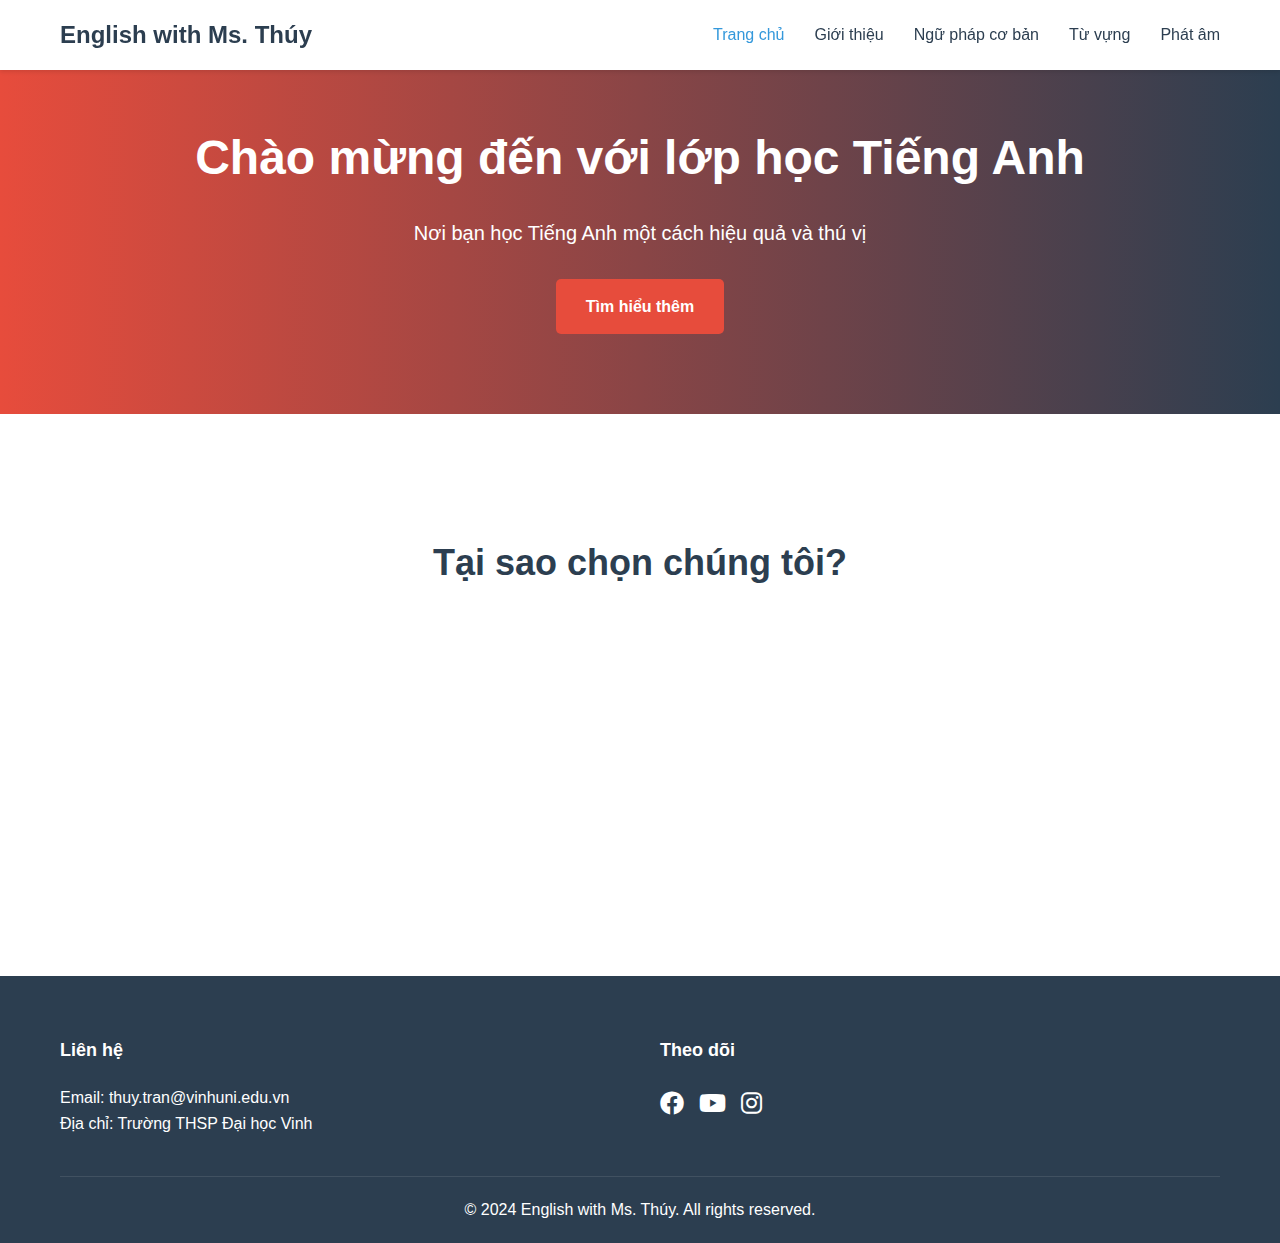
<file: index.html>
<!DOCTYPE html>
<html lang="vi">
<head>
    <meta charset="UTF-8">
    <meta name="viewport" content="width=device-width, initial-scale=1.0">
    <title>Học Tiếng Anh cùng cô Trần Minh Thúy</title>
    <link rel="stylesheet" href="css/style.css">
    <link rel="stylesheet" href="https://cdnjs.cloudflare.com/ajax/libs/font-awesome/6.0.0/css/all.min.css">
</head>
<body>
    <nav class="navbar">
        <div class="container">
            <a href="index.html" class="logo">English with Ms. Thúy</a>
            <ul class="nav-links">
                <li><a href="index.html" class="active">Trang chủ</a></li>
                <li><a href="about.html">Giới thiệu</a></li>
                <li><a href="basic-grammar.html">Ngữ pháp cơ bản</a></li>
                <li><a href="vocabulary.html">Từ vựng</a></li>
                <li><a href="pronunciation.html">Phát âm</a></li>
            </ul>
        </div>
    </nav>

    <header class="hero">
        <div class="container">
            <h1>Chào mừng đến với lớp học Tiếng Anh</h1>
            <p>Nơi bạn học Tiếng Anh một cách hiệu quả và thú vị</p>
            <a href="about.html" class="cta-button">Tìm hiểu thêm</a>
        </div>
    </header>

    <main class="container">
        <section class="features">
            <h2>Tại sao chọn chúng tôi?</h2>
            <div class="feature-grid">
                <div class="feature-card">
                    <i class="fas fa-graduation-cap"></i>
                    <h3>Giáo viên chuyên môn cao</h3>
                    <p>Được giảng dạy bởi giáo viên có kinh nghiệm từ trường THSP Đại học Vinh</p>
                </div>
                <div class="feature-card">
                    <i class="fas fa-book-open"></i>
                    <h3>Phương pháp hiệu quả</h3>
                    <p>Học theo lộ trình khoa học, từ cơ bản đến nâng cao</p>
                </div>
                <div class="feature-card">
                    <i class="fas fa-users"></i>
                    <h3>Môi trường thân thiện</h3>
                    <p>Học tập trong không khí vui vẻ, thoải mái và gần gũi</p>
                </div>
            </div>
        </section>
    </main>

    <footer>
        <div class="container">
            <div class="footer-content">
                <div class="footer-section">
                    <h4>Liên hệ</h4>
                    <p>Email: thuy.tran@vinhuni.edu.vn</p>
                    <p>Địa chỉ: Trường THSP Đại học Vinh</p>
                </div>
                <div class="footer-section">
                    <h4>Theo dõi</h4>
                    <div class="social-links">
                        <a href="https://www.facebook.com/minh.thuy.kanna"><i class="fab fa-facebook"></i></a>
                        <a href="#"><i class="fab fa-youtube"></i></a>
                        <a href="#"><i class="fab fa-instagram"></i></a>
                    </div>
                </div>
            </div>
            <div class="footer-bottom">
                <p>&copy; 2024 English with Ms. Thúy. All rights reserved.</p>
            </div>
        </div>
    </footer>
    <script>
        // Firework effect
        document.addEventListener('mousemove', function(e) {
            // Chỉ tạo pháo hoa khi di chuyển chuột đủ xa
            if (Math.random() > 0.92) { // Điều chỉnh tần suất xuất hiện pháo hoa
                createFirework(e.clientX, e.clientY);
            }
        });

        // Thêm hiệu ứng pháo hoa tự động khi load trang
        function autoFireworks() {
            const screenWidth = window.innerWidth;
            const screenHeight = window.innerHeight;
            
            if (Math.random() > 0.7) { // 30% cơ hội tạo pháo hoa mỗi lần
                const x = Math.random() * screenWidth;
                const y = Math.random() * (screenHeight / 2); // Chỉ ở nửa trên màn hình
                createFirework(x, y);
            }
            
            setTimeout(autoFireworks, 2000); // Lặp lại mỗi 2 giây
        }

        function createFirework(x, y) {
            const firework = document.createElement('div');
            firework.className = 'firework';
            document.body.appendChild(firework);
            firework.style.left = x + 'px';
            firework.style.top = y + 'px';

            const colors = ['red', 'gold', 'blue', 'green', 'purple'];
            const particles = 12; // Số lượng hạt trong mỗi pháo hoa

            for (let i = 0; i < particles; i++) {
                const particle = document.createElement('div');
                particle.className = `firework-particle ${colors[Math.floor(Math.random() * colors.length)]}`;
                
                // Tạo góc ngẫu nhiên
                const angle = (i / particles) * 360;
                const distance = 50 + Math.random() * 50; // Khoảng cách bay
                
                // Tính toán vị trí đích
                const tx = Math.cos(angle * Math.PI / 180) * distance;
                const ty = Math.sin(angle * Math.PI / 180) * distance;
                
                particle.style.setProperty('--tx', `${tx}px`);
                particle.style.setProperty('--ty', `${ty}px`);
                
                particle.style.animation = 'explode 0.6s ease-out forwards';
                firework.appendChild(particle);
            }

            // Xóa pháo hoa sau khi hoàn thành
            setTimeout(() => {
                firework.remove();
            }, 1000);
        }

        // Bắt đầu hiệu ứng pháo hoa tự động
        autoFireworks();
    </script>
</body>
</html>
</file>
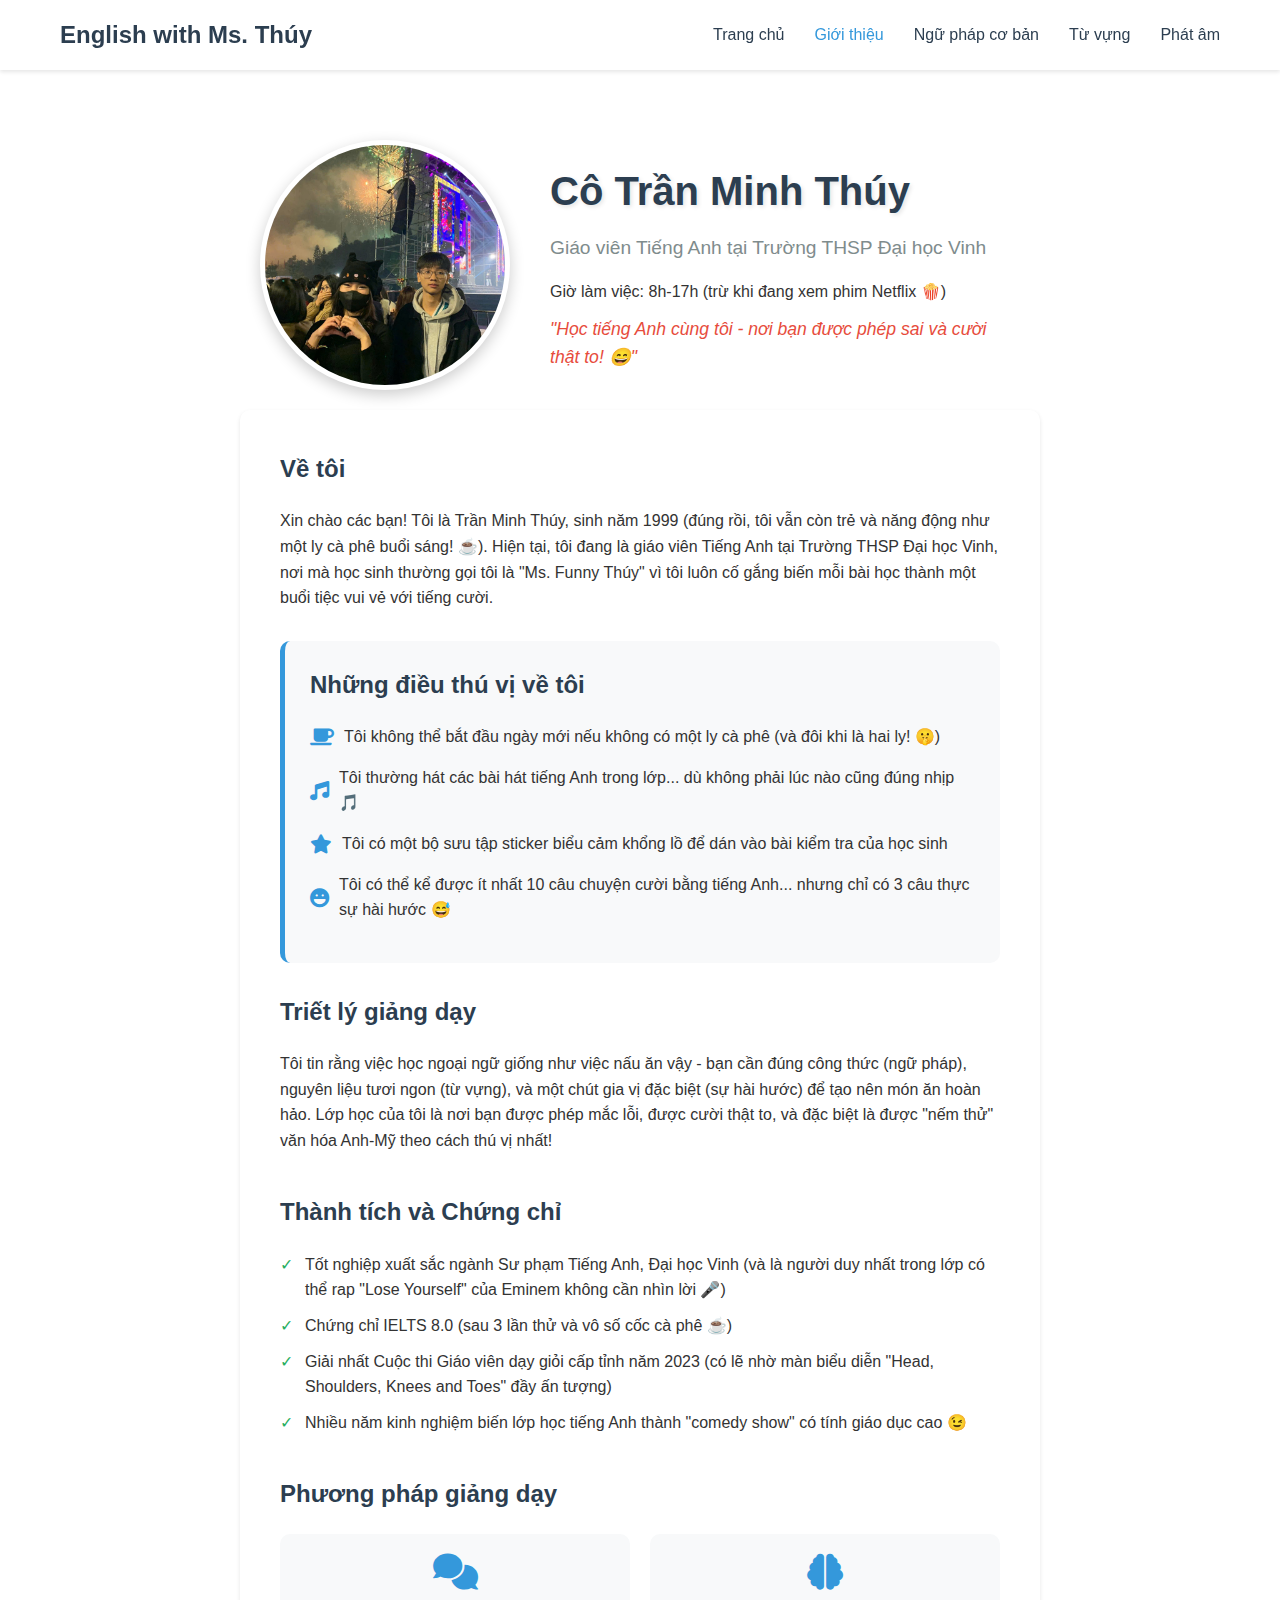
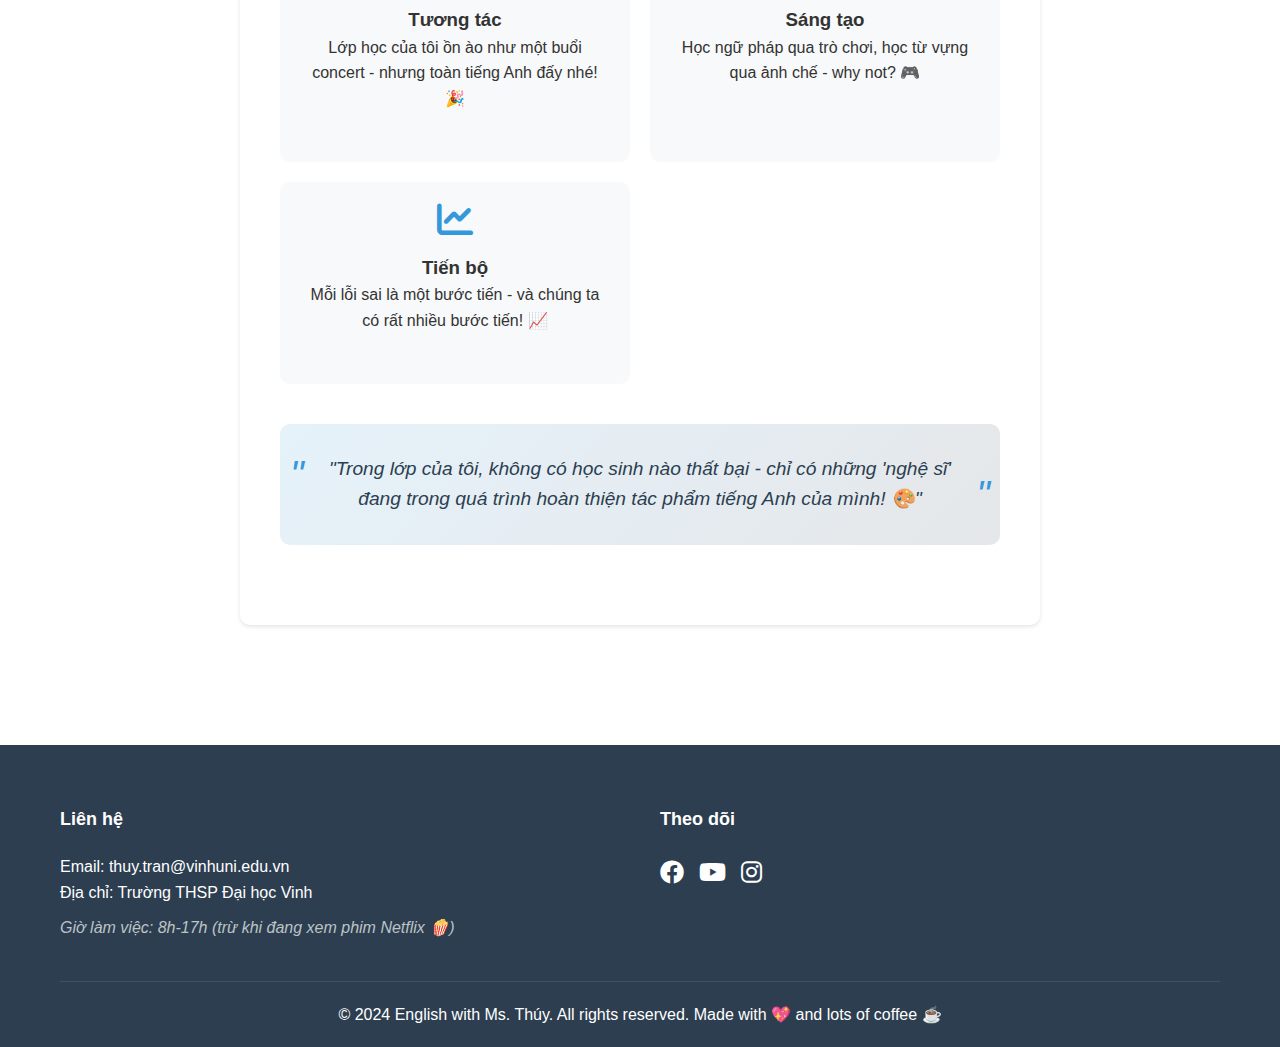
<file: about.html>
<!DOCTYPE html>
<html lang="vi">
<head>
    <meta charset="UTF-8">
    <meta name="viewport" content="width=device-width, initial-scale=1.0">
    <title>Giới thiệu - Cô Trần Minh Thúy</title>
    <link rel="stylesheet" href="css/style.css">
    <link rel="stylesheet" href="https://cdnjs.cloudflare.com/ajax/libs/font-awesome/6.0.0/css/all.min.css">
</head>
<body>
    <nav class="navbar">
        <div class="container">
            <a href="index.html" class="logo">English with Ms. Thúy</a>
            <ul class="nav-links">
                <li><a href="index.html">Trang chủ</a></li>
                <li><a href="about.html" class="active">Giới thiệu</a></li>
                <li><a href="basic-grammar.html">Ngữ pháp cơ bản</a></li>
                <li><a href="vocabulary.html">Từ vựng</a></li>
                <li><a href="pronunciation.html">Phát âm</a></li>
            </ul>
        </div>
    </nav>

    <main class="container about-page">
        <section class="teacher-profile">
            <div class="profile-header">
                <div class="profile-layout">
                    <div class="profile-image">
                        <img src="images/avatar.jpg" alt="Cô Trần Minh Thúy">
                    </div>
                    <div class="profile-info">
                        <h1>Cô Trần Minh Thúy</h1>
                        <p class="subtitle">Giáo viên Tiếng Anh tại Trường THSP Đại học Vinh</p>
                        <p class="fun-quote"></p>Giờ làm việc: 8h-17h (trừ khi đang xem phim Netflix 🍿)</p>
                        <p class="fun-quote">"Học tiếng Anh cùng tôi - nơi bạn được phép sai và cười thật to! 😄"</p>
                    </div>
                </div>
            </div>

            <div class="profile-content">
                <h2>Về tôi</h2>
                <p>Xin chào các bạn! Tôi là Trần Minh Thúy, sinh năm 1999 (đúng rồi, tôi vẫn còn trẻ và năng động như một ly cà phê buổi sáng! ☕). Hiện tại, tôi đang là giáo viên Tiếng Anh tại Trường THSP Đại học Vinh, nơi mà học sinh thường gọi tôi là "Ms. Funny Thúy" vì tôi luôn cố gắng biến mỗi bài học thành một buổi tiệc vui vẻ với tiếng cười.</p>

                <div class="fun-facts">
                    <h2>Những điều thú vị về tôi</h2>
                    <ul>
                        <li><i class="fas fa-coffee"></i> Tôi không thể bắt đầu ngày mới nếu không có một ly cà phê (và đôi khi là hai ly! 🤫)</li>
                        <li><i class="fas fa-music"></i> Tôi thường hát các bài hát tiếng Anh trong lớp... dù không phải lúc nào cũng đúng nhịp 🎵</li>
                        <li><i class="fas fa-star"></i> Tôi có một bộ sưu tập sticker biểu cảm khổng lồ để dán vào bài kiểm tra của học sinh</li>
                        <li><i class="fas fa-laugh"></i> Tôi có thể kể được ít nhất 10 câu chuyện cười bằng tiếng Anh... nhưng chỉ có 3 câu thực sự hài hước 😅</li>
                    </ul>
                </div>

                <h2>Triết lý giảng dạy</h2>
                <p>Tôi tin rằng việc học ngoại ngữ giống như việc nấu ăn vậy - bạn cần đúng công thức (ngữ pháp), nguyên liệu tươi ngon (từ vựng), và một chút gia vị đặc biệt (sự hài hước) để tạo nên món ăn hoàn hảo. Lớp học của tôi là nơi bạn được phép mắc lỗi, được cười thật to, và đặc biệt là được "nếm thử" văn hóa Anh-Mỹ theo cách thú vị nhất!</p>

                <div class="achievements">
                    <h2>Thành tích và Chứng chỉ</h2>
                    <ul>
                        <li>Tốt nghiệp xuất sắc ngành Sư phạm Tiếng Anh, Đại học Vinh (và là người duy nhất trong lớp có thể rap "Lose Yourself" của Eminem không cần nhìn lời 🎤)</li>
                        <li>Chứng chỉ IELTS 8.0 (sau 3 lần thử và vô số cốc cà phê ☕)</li>
                        <li>Giải nhất Cuộc thi Giáo viên dạy giỏi cấp tỉnh năm 2023 (có lẽ nhờ màn biểu diễn "Head, Shoulders, Knees and Toes" đầy ấn tượng)</li>
                        <li>Nhiều năm kinh nghiệm biến lớp học tiếng Anh thành "comedy show" có tính giáo dục cao 😉</li>
                    </ul>
                </div>

                <div class="teaching-approach">
                    <h2>Phương pháp giảng dạy</h2>
                    <div class="approach-grid">
                        <div class="approach-card">
                            <i class="fas fa-comments"></i>
                            <h3>Tương tác</h3>
                            <p>Lớp học của tôi ồn ào như một buổi concert - nhưng toàn tiếng Anh đấy nhé! 🎉</p>
                        </div>
                        <div class="approach-card">
                            <i class="fas fa-brain"></i>
                            <h3>Sáng tạo</h3>
                            <p>Học ngữ pháp qua trò chơi, học từ vựng qua ảnh chế - why not? 🎮</p>
                        </div>
                        <div class="approach-card">
                            <i class="fas fa-chart-line"></i>
                            <h3>Tiến bộ</h3>
                            <p>Mỗi lỗi sai là một bước tiến - và chúng ta có rất nhiều bước tiến! 📈</p>
                        </div>
                    </div>
                </div>

                <div class="quote-section">
                    <blockquote>
                        "Trong lớp của tôi, không có học sinh nào thất bại - chỉ có những 'nghệ sĩ' đang trong quá trình hoàn thiện tác phẩm tiếng Anh của mình! 🎨"
                    </blockquote>
                </div>
            </div>
        </section>
    </main>

    <footer>
        <div class="container">
            <div class="footer-content">
                <div class="footer-section">
                    <h4>Liên hệ</h4>
                    <p>Email: thuy.tran@vinhuni.edu.vn</p>
                    <p>Địa chỉ: Trường THSP Đại học Vinh</p>
                    <p class="fun-contact">Giờ làm việc: 8h-17h (trừ khi đang xem phim Netflix 🍿)</p>
                </div>
                <div class="footer-section">
                    <h4>Theo dõi</h4>
                    <div class="social-links">
                        <a href="#"><i class="fab fa-facebook"></i></a>
                        <a href="#"><i class="fab fa-youtube"></i></a>
                        <a href="#"><i class="fab fa-instagram"></i></a>
                    </div>
                </div>
            </div>
            <div class="footer-bottom">
                <p>&copy; 2024 English with Ms. Thúy. All rights reserved. Made with 💖 and lots of coffee ☕</p>
            </div>
        </div>
    </footer>
    <script>
        // Sparkle effect code
        document.querySelector('.profile-image').addEventListener('mousemove', function(e) {
            const sparkle = document.createElement('div');
            sparkle.className = 'sparkle';
            
            const rect = this.getBoundingClientRect();
            const x = e.clientX - rect.left;
            const y = e.clientY - rect.top;
            
            sparkle.style.left = x + 'px';
            sparkle.style.top = y + 'px';
            
            this.appendChild(sparkle);
            
            setTimeout(() => {
                sparkle.remove();
            }, 800);
        });

        // Firework effect
        document.addEventListener('mousemove', function(e) {
            // Chỉ tạo pháo hoa khi di chuyển chuột đủ xa
            if (Math.random() > 0.92) { // Điều chỉnh tần suất xuất hiện pháo hoa
                createFirework(e.clientX, e.clientY);
            }
        });

        function createFirework(x, y) {
            const firework = document.createElement('div');
            firework.className = 'firework';
            document.body.appendChild(firework);
            firework.style.left = x + 'px';
            firework.style.top = y + 'px';

            const colors = ['red', 'gold', 'blue', 'green', 'purple'];
            const particles = 12; // Số lượng hạt trong mỗi pháo hoa

            for (let i = 0; i < particles; i++) {
                const particle = document.createElement('div');
                particle.className = `firework-particle ${colors[Math.floor(Math.random() * colors.length)]}`;
                
                // Tạo góc ngẫu nhiên
                const angle = (i / particles) * 360;
                const distance = 50 + Math.random() * 50; // Khoảng cách bay
                
                // Tính toán vị trí đích
                const tx = Math.cos(angle * Math.PI / 180) * distance;
                const ty = Math.sin(angle * Math.PI / 180) * distance;
                
                particle.style.setProperty('--tx', `${tx}px`);
                particle.style.setProperty('--ty', `${ty}px`);
                
                particle.style.animation = 'explode 0.6s ease-out forwards';
                firework.appendChild(particle);
            }

            // Xóa pháo hoa sau khi hoàn thành
            setTimeout(() => {
                firework.remove();
            }, 1000);
        }
    </script>
</body>
</html>
</file>
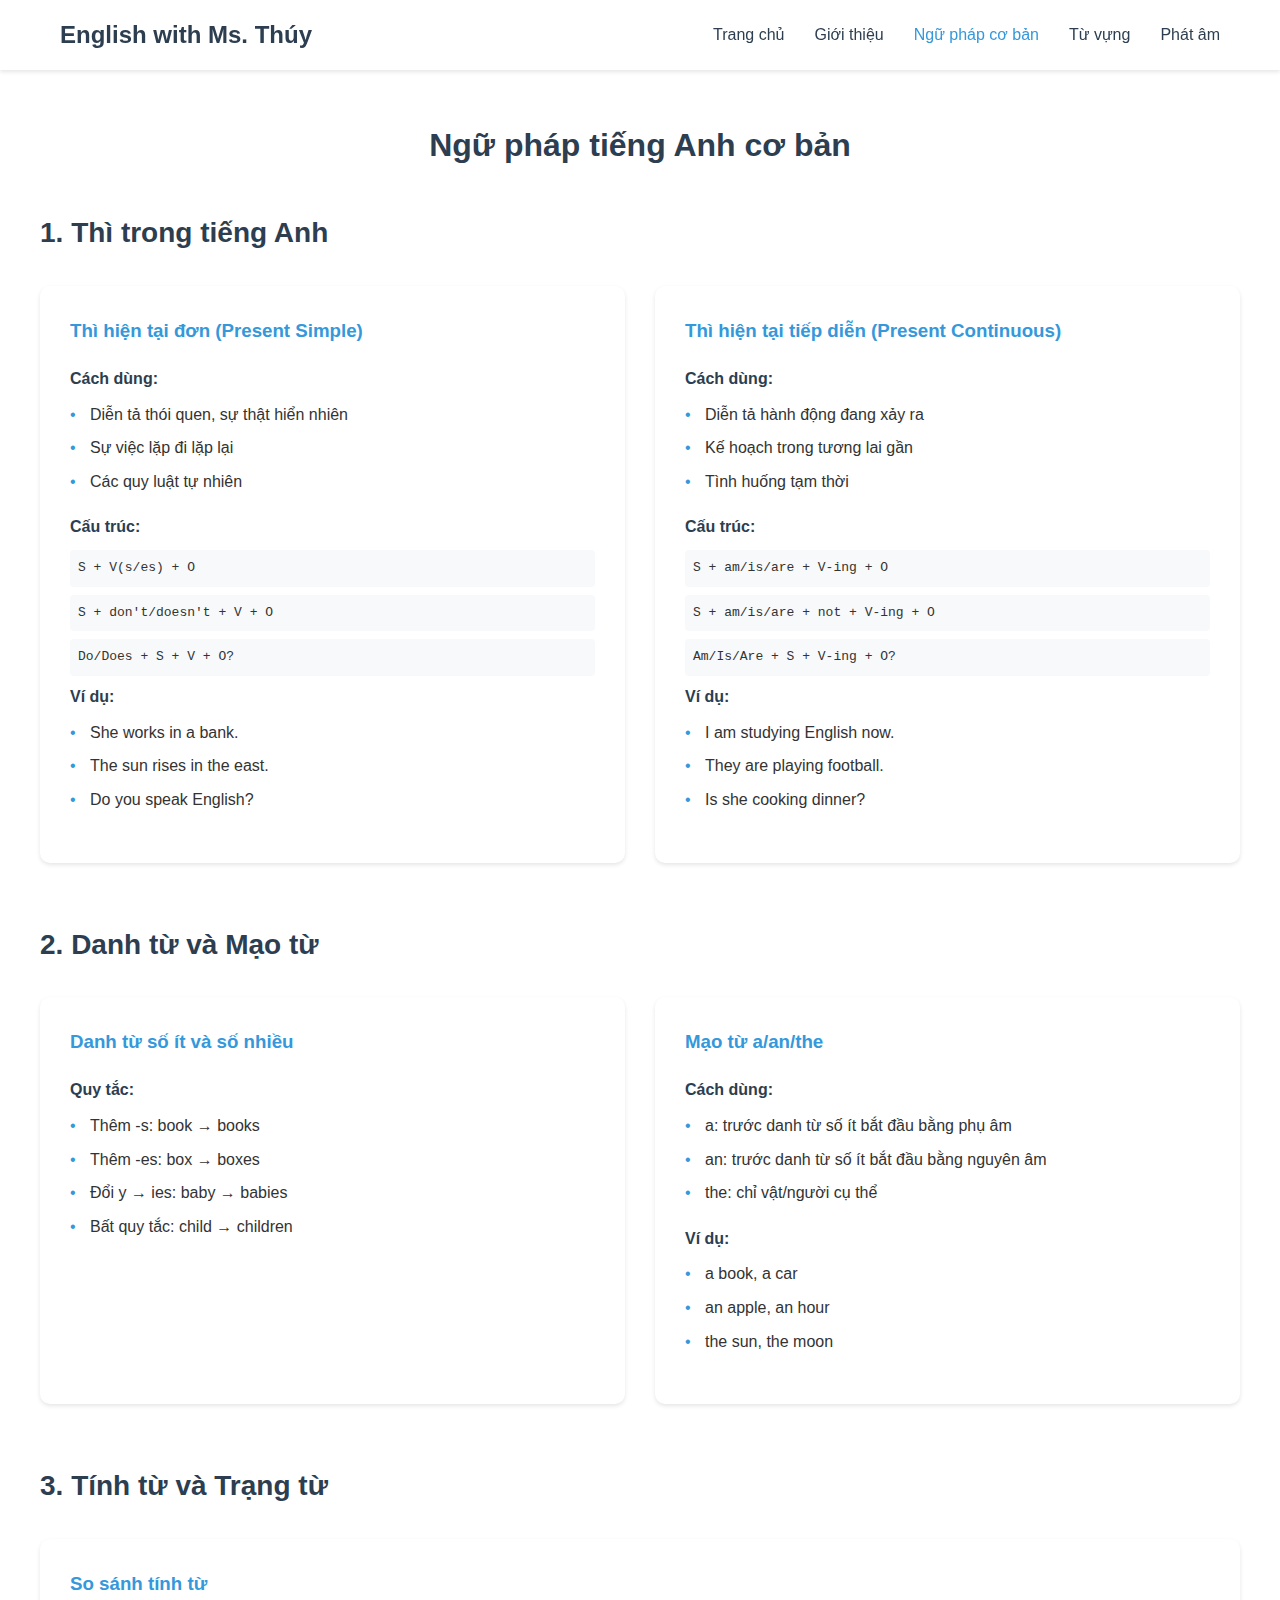
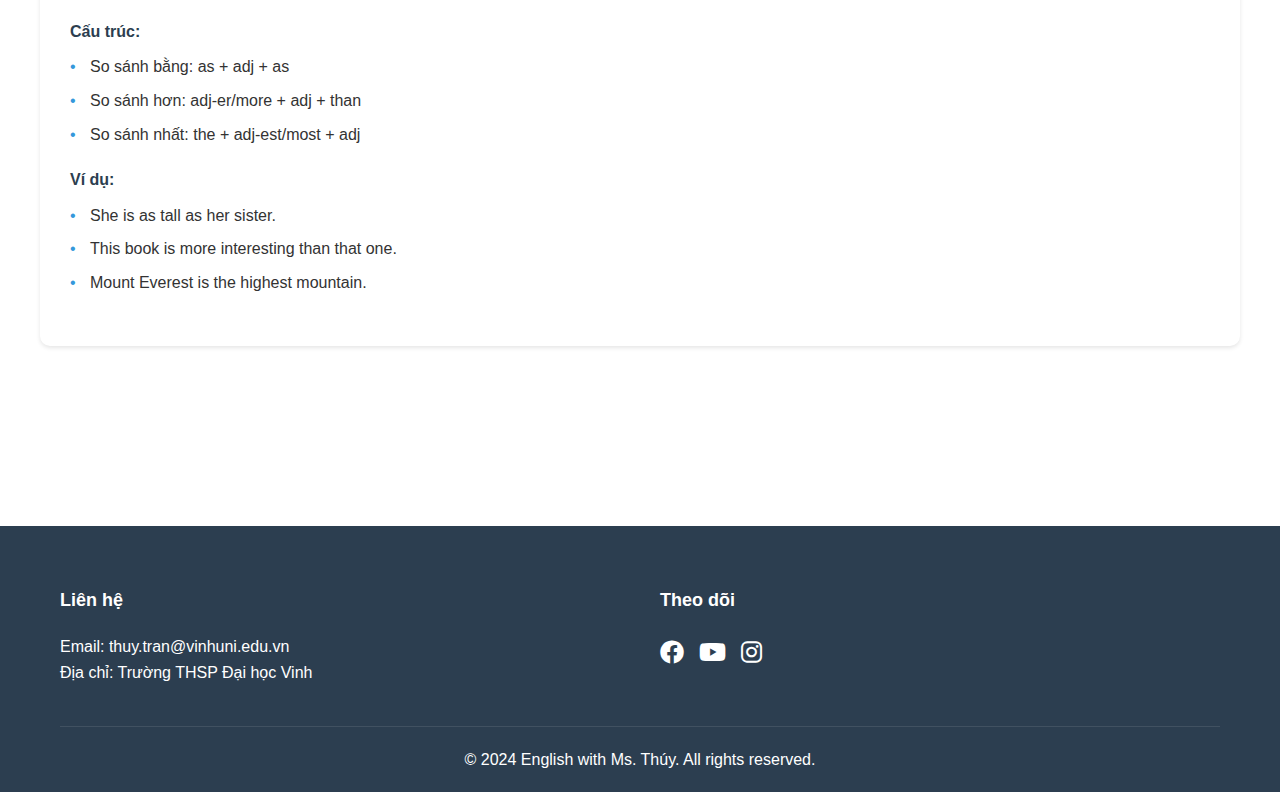
<file: basic-grammar.html>
<!DOCTYPE html>
<html lang="vi">
<head>
    <meta charset="UTF-8">
    <meta name="viewport" content="width=device-width, initial-scale=1.0">
    <title>Ngữ pháp cơ bản - English with Ms. Thúy</title>
    <link rel="stylesheet" href="css/style.css">
    <link rel="stylesheet" href="https://cdnjs.cloudflare.com/ajax/libs/font-awesome/6.0.0/css/all.min.css">
</head>
<body>
    <nav class="navbar">
        <div class="container">
            <a href="index.html" class="logo">English with Ms. Thúy</a>
            <ul class="nav-links">
                <li><a href="index.html">Trang chủ</a></li>
                <li><a href="about.html">Giới thiệu</a></li>
                <li><a href="basic-grammar.html" class="active">Ngữ pháp cơ bản</a></li>
                <li><a href="vocabulary.html">Từ vựng</a></li>
                <li><a href="pronunciation.html">Phát âm</a></li>
            </ul>
        </div>
    </nav>

    <main class="container grammar-page">
        <h1>Ngữ pháp tiếng Anh cơ bản</h1>
        
        <section class="grammar-section">
            <h2>1. Thì trong tiếng Anh</h2>
            <div class="grammar-content">
                <div class="grammar-card">
                    <h3>Thì hiện tại đơn (Present Simple)</h3>
                    <div class="usage">
                        <h4>Cách dùng:</h4>
                        <ul>
                            <li>Diễn tả thói quen, sự thật hiển nhiên</li>
                            <li>Sự việc lặp đi lặp lại</li>
                            <li>Các quy luật tự nhiên</li>
                        </ul>
                    </div>
                    <div class="structure">
                        <h4>Cấu trúc:</h4>
                        <p>S + V(s/es) + O</p>
                        <p>S + don't/doesn't + V + O</p>
                        <p>Do/Does + S + V + O?</p>
                    </div>
                    <div class="examples">
                        <h4>Ví dụ:</h4>
                        <ul>
                            <li>She works in a bank.</li>
                            <li>The sun rises in the east.</li>
                            <li>Do you speak English?</li>
                        </ul>
                    </div>
                </div>

                <div class="grammar-card">
                    <h3>Thì hiện tại tiếp diễn (Present Continuous)</h3>
                    <div class="usage">
                        <h4>Cách dùng:</h4>
                        <ul>
                            <li>Diễn tả hành động đang xảy ra</li>
                            <li>Kế hoạch trong tương lai gần</li>
                            <li>Tình huống tạm thời</li>
                        </ul>
                    </div>
                    <div class="structure">
                        <h4>Cấu trúc:</h4>
                        <p>S + am/is/are + V-ing + O</p>
                        <p>S + am/is/are + not + V-ing + O</p>
                        <p>Am/Is/Are + S + V-ing + O?</p>
                    </div>
                    <div class="examples">
                        <h4>Ví dụ:</h4>
                        <ul>
                            <li>I am studying English now.</li>
                            <li>They are playing football.</li>
                            <li>Is she cooking dinner?</li>
                        </ul>
                    </div>
                </div>
            </div>
        </section>

        <section class="grammar-section">
            <h2>2. Danh từ và Mạo từ</h2>
            <div class="grammar-content">
                <div class="grammar-card">
                    <h3>Danh từ số ít và số nhiều</h3>
                    <div class="rules">
                        <h4>Quy tắc:</h4>
                        <ul>
                            <li>Thêm -s: book → books</li>
                            <li>Thêm -es: box → boxes</li>
                            <li>Đổi y → ies: baby → babies</li>
                            <li>Bất quy tắc: child → children</li>
                        </ul>
                    </div>
                </div>

                <div class="grammar-card">
                    <h3>Mạo từ a/an/the</h3>
                    <div class="usage">
                        <h4>Cách dùng:</h4>
                        <ul>
                            <li>a: trước danh từ số ít bắt đầu bằng phụ âm</li>
                            <li>an: trước danh từ số ít bắt đầu bằng nguyên âm</li>
                            <li>the: chỉ vật/người cụ thể</li>
                        </ul>
                    </div>
                    <div class="examples">
                        <h4>Ví dụ:</h4>
                        <ul>
                            <li>a book, a car</li>
                            <li>an apple, an hour</li>
                            <li>the sun, the moon</li>
                        </ul>
                    </div>
                </div>
            </div>
        </section>

        <section class="grammar-section">
            <h2>3. Tính từ và Trạng từ</h2>
            <div class="grammar-content">
                <div class="grammar-card">
                    <h3>So sánh tính từ</h3>
                    <div class="structure">
                        <h4>Cấu trúc:</h4>
                        <ul>
                            <li>So sánh bằng: as + adj + as</li>
                            <li>So sánh hơn: adj-er/more + adj + than</li>
                            <li>So sánh nhất: the + adj-est/most + adj</li>
                        </ul>
                    </div>
                    <div class="examples">
                        <h4>Ví dụ:</h4>
                        <ul>
                            <li>She is as tall as her sister.</li>
                            <li>This book is more interesting than that one.</li>
                            <li>Mount Everest is the highest mountain.</li>
                        </ul>
                    </div>
                </div>
            </div>
        </section>
    </main>

    <footer>
        <div class="container">
            <div class="footer-content">
                <div class="footer-section">
                    <h4>Liên hệ</h4>
                    <p>Email: thuy.tran@vinhuni.edu.vn</p>
                    <p>Địa chỉ: Trường THSP Đại học Vinh</p>
                </div>
                <div class="footer-section">
                    <h4>Theo dõi</h4>
                    <div class="social-links">
                        <a href="#"><i class="fab fa-facebook"></i></a>
                        <a href="#"><i class="fab fa-youtube"></i></a>
                        <a href="#"><i class="fab fa-instagram"></i></a>
                    </div>
                </div>
            </div>
            <div class="footer-bottom">
                <p>&copy; 2024 English with Ms. Thúy. All rights reserved.</p>
            </div>
        </div>
    </footer>
</body>
</html>
</file>
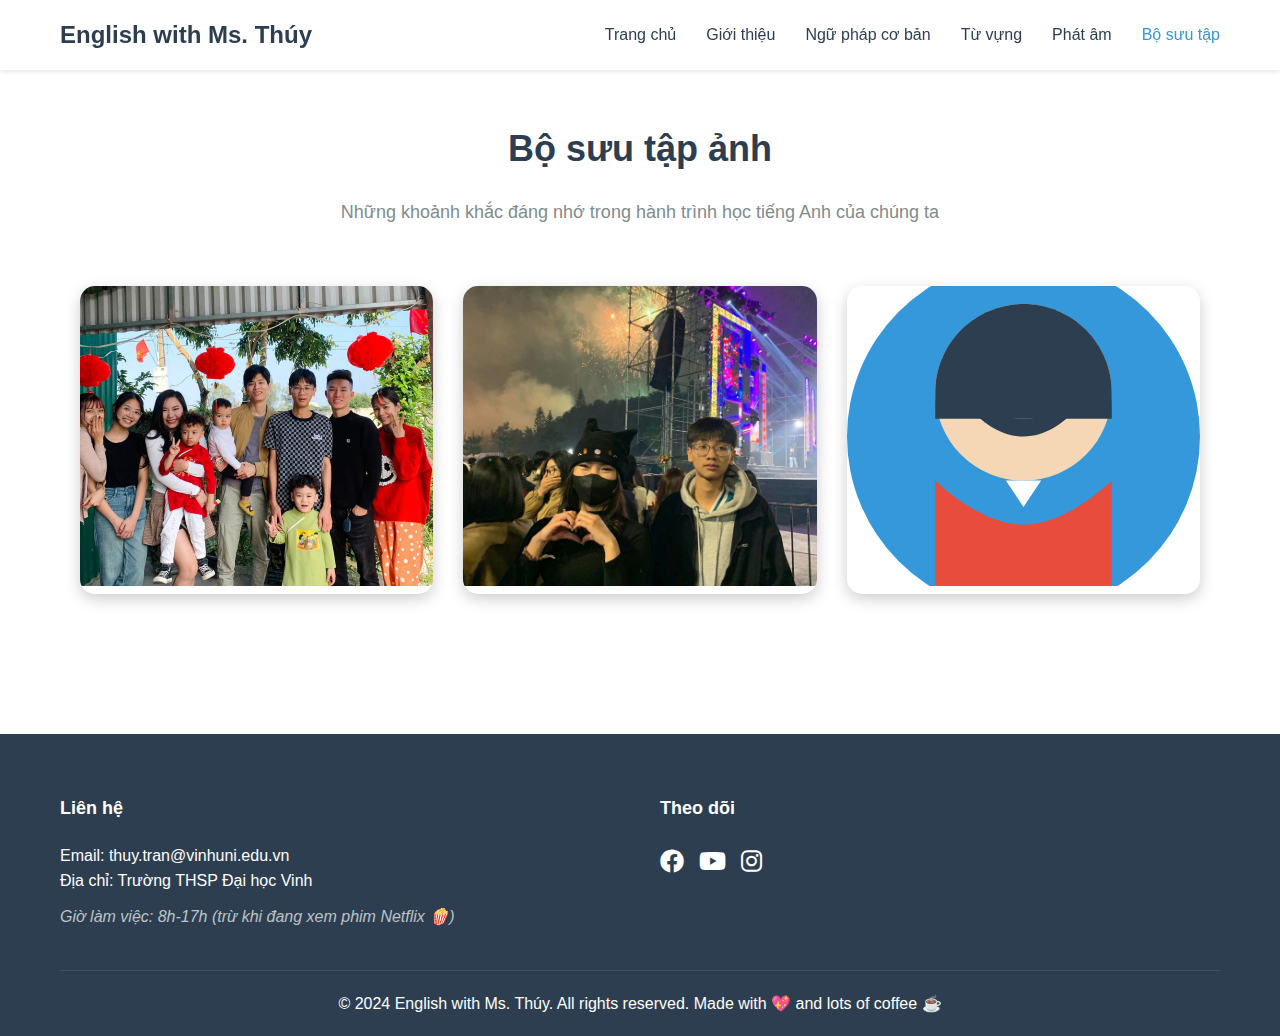
<file: gallery.html>
<!DOCTYPE html>
<html lang="vi">
<head>
    <meta charset="UTF-8">
    <meta name="viewport" content="width=device-width, initial-scale=1.0">
    <title>Bộ sưu tập ảnh - English with Ms. Thúy</title>
    <link rel="stylesheet" href="css/style.css">
    <link rel="stylesheet" href="https://cdnjs.cloudflare.com/ajax/libs/font-awesome/6.0.0/css/all.min.css">
</head>
<body>
    <nav class="navbar">
        <div class="container">
            <a href="index.html" class="logo">English with Ms. Thúy</a>
            <ul class="nav-links">
                <li><a href="index.html">Trang chủ</a></li>
                <li><a href="about.html">Giới thiệu</a></li>
                <li><a href="basic-grammar.html">Ngữ pháp cơ bản</a></li>
                <li><a href="vocabulary.html">Từ vựng</a></li>
                <li><a href="pronunciation.html">Phát âm</a></li>
                <li><a href="gallery.html" class="active">Bộ sưu tập</a></li>
            </ul>
        </div>
    </nav>

    <main class="gallery-page">
        <div class="container">
            <h1>Bộ sưu tập ảnh</h1>
            <p class="gallery-intro">Những khoảnh khắc đáng nhớ trong hành trình học tiếng Anh của chúng ta</p>
            
            <div class="gallery-grid">
                <div class="gallery-item">
                    <img src="images/nen.jpg" alt="Khoảnh khắc học tập">
                    <div class="gallery-caption">
                        <h3>Lớp học vui vẻ</h3>
                        <p>Những giờ học tiếng Anh luôn tràn ngập tiếng cười</p>
                    </div>
                </div>
                <!-- Placeholder for future images -->
                <div class="gallery-item">
                    <img src="images/avatar.jpg" alt="Ms. Thúy">
                    <div class="gallery-caption">
                        <h3>Ms. Thúy</h3>
                        <p>Luôn mỉm cười và năng động trong mỗi bài giảng</p>
                    </div>
                </div>
                <div class="gallery-item">
                    <img src="images/teacher.svg" alt="Teaching moments">
                    <div class="gallery-caption">
                        <h3>Phương pháp giảng dạy</h3>
                        <p>Học thông qua các hoạt động tương tác</p>
                    </div>
                </div>
            </div>
        </div>
    </main>

    <footer>
        <div class="container">
            <div class="footer-content">
                <div class="footer-section">
                    <h4>Liên hệ</h4>
                    <p>Email: thuy.tran@vinhuni.edu.vn</p>
                    <p>Địa chỉ: Trường THSP Đại học Vinh</p>
                    <p class="fun-contact">Giờ làm việc: 8h-17h (trừ khi đang xem phim Netflix 🍿)</p>
                </div>
                <div class="footer-section">
                    <h4>Theo dõi</h4>
                    <div class="social-links">
                        <a href="#"><i class="fab fa-facebook"></i></a>
                        <a href="#"><i class="fab fa-youtube"></i></a>
                        <a href="#"><i class="fab fa-instagram"></i></a>
                    </div>
                </div>
            </div>
            <div class="footer-bottom">
                <p>&copy; 2024 English with Ms. Thúy. All rights reserved. Made with 💖 and lots of coffee ☕</p>
            </div>
        </div>
    </footer>
</body>
</html>
</file>
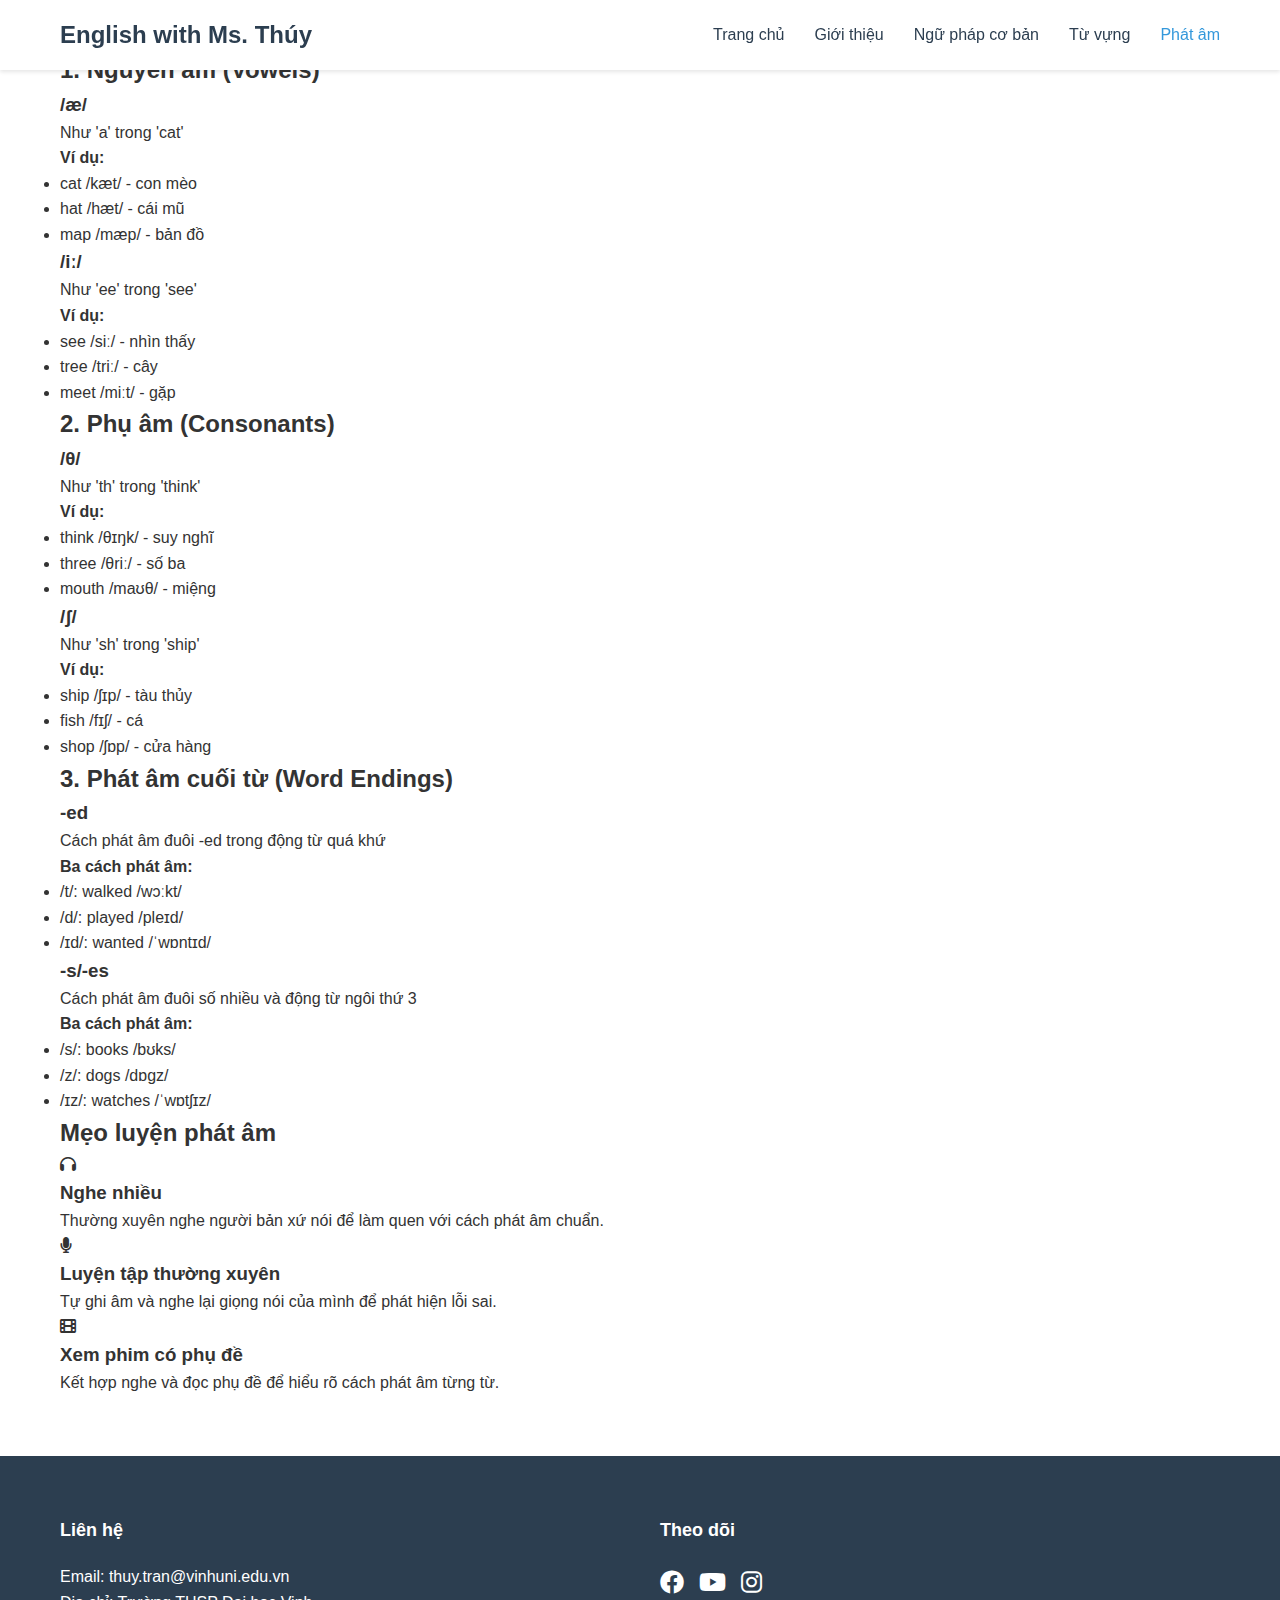
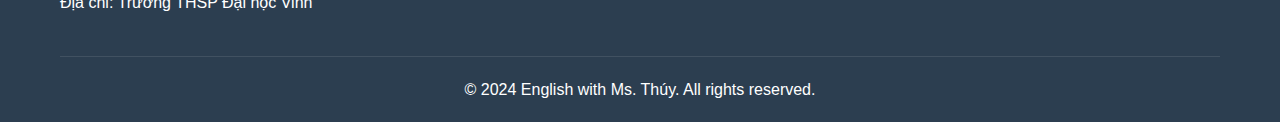
<file: pronunciation.html>
<!DOCTYPE html>
<html lang="vi">
<head>
    <meta charset="UTF-8">
    <meta name="viewport" content="width=device-width, initial-scale=1.0">
    <title>Phát âm - English with Ms. Thúy</title>
    <link rel="stylesheet" href="css/style.css">
    <link rel="stylesheet" href="https://cdnjs.cloudflare.com/ajax/libs/font-awesome/6.0.0/css/all.min.css">
</head>
<body>
    <nav class="navbar">
        <div class="container">
            <a href="index.html" class="logo">English with Ms. Thúy</a>
            <ul class="nav-links">
                <li><a href="index.html">Trang chủ</a></li>
                <li><a href="about.html">Giới thiệu</a></li>
                <li><a href="basic-grammar.html">Ngữ pháp cơ bản</a></li>
                <li><a href="vocabulary.html">Từ vựng</a></li>
                <li><a href="pronunciation.html" class="active">Phát âm</a></li>
            </ul>
        </div>
    </nav>

    <main class="container pronunciation-page">
        <h1>Phát âm tiếng Anh cơ bản</h1>

        <section class="pronunciation-section">
            <h2>1. Nguyên âm (Vowels)</h2>
            <div class="pronunciation-grid">
                <div class="pronunciation-card">
                    <div class="sound">
                        <h3>/æ/</h3>
                        <p class="description">Như 'a' trong 'cat'</p>
                    </div>
                    <div class="examples">
                        <h4>Ví dụ:</h4>
                        <ul>
                            <li>cat /kæt/ - con mèo</li>
                            <li>hat /hæt/ - cái mũ</li>
                            <li>map /mæp/ - bản đồ</li>
                        </ul>
                    </div>
                </div>

                <div class="pronunciation-card">
                    <div class="sound">
                        <h3>/iː/</h3>
                        <p class="description">Như 'ee' trong 'see'</p>
                    </div>
                    <div class="examples">
                        <h4>Ví dụ:</h4>
                        <ul>
                            <li>see /siː/ - nhìn thấy</li>
                            <li>tree /triː/ - cây</li>
                            <li>meet /miːt/ - gặp</li>
                        </ul>
                    </div>
                </div>
            </div>
        </section>

        <section class="pronunciation-section">
            <h2>2. Phụ âm (Consonants)</h2>
            <div class="pronunciation-grid">
                <div class="pronunciation-card">
                    <div class="sound">
                        <h3>/θ/</h3>
                        <p class="description">Như 'th' trong 'think'</p>
                    </div>
                    <div class="examples">
                        <h4>Ví dụ:</h4>
                        <ul>
                            <li>think /θɪŋk/ - suy nghĩ</li>
                            <li>three /θriː/ - số ba</li>
                            <li>mouth /maʊθ/ - miệng</li>
                        </ul>
                    </div>
                </div>

                <div class="pronunciation-card">
                    <div class="sound">
                        <h3>/ʃ/</h3>
                        <p class="description">Như 'sh' trong 'ship'</p>
                    </div>
                    <div class="examples">
                        <h4>Ví dụ:</h4>
                        <ul>
                            <li>ship /ʃɪp/ - tàu thủy</li>
                            <li>fish /fɪʃ/ - cá</li>
                            <li>shop /ʃɒp/ - cửa hàng</li>
                        </ul>
                    </div>
                </div>
            </div>
        </section>

        <section class="pronunciation-section">
            <h2>3. Phát âm cuối từ (Word Endings)</h2>
            <div class="pronunciation-grid">
                <div class="pronunciation-card">
                    <div class="sound">
                        <h3>-ed</h3>
                        <p class="description">Cách phát âm đuôi -ed trong động từ quá khứ</p>
                    </div>
                    <div class="examples">
                        <h4>Ba cách phát âm:</h4>
                        <ul>
                            <li>/t/: walked /wɔːkt/</li>
                            <li>/d/: played /pleɪd/</li>
                            <li>/ɪd/: wanted /ˈwɒntɪd/</li>
                        </ul>
                    </div>
                </div>

                <div class="pronunciation-card">
                    <div class="sound">
                        <h3>-s/-es</h3>
                        <p class="description">Cách phát âm đuôi số nhiều và động từ ngôi thứ 3</p>
                    </div>
                    <div class="examples">
                        <h4>Ba cách phát âm:</h4>
                        <ul>
                            <li>/s/: books /bʊks/</li>
                            <li>/z/: dogs /dɒɡz/</li>
                            <li>/ɪz/: watches /ˈwɒtʃɪz/</li>
                        </ul>
                    </div>
                </div>
            </div>
        </section>

        <section class="pronunciation-tips">
            <h2>Mẹo luyện phát âm</h2>
            <div class="tips-grid">
                <div class="tip-card">
                    <i class="fas fa-headphones"></i>
                    <h3>Nghe nhiều</h3>
                    <p>Thường xuyên nghe người bản xứ nói để làm quen với cách phát âm chuẩn.</p>
                </div>
                <div class="tip-card">
                    <i class="fas fa-microphone"></i>
                    <h3>Luyện tập thường xuyên</h3>
                    <p>Tự ghi âm và nghe lại giọng nói của mình để phát hiện lỗi sai.</p>
                </div>
                <div class="tip-card">
                    <i class="fas fa-film"></i>
                    <h3>Xem phim có phụ đề</h3>
                    <p>Kết hợp nghe và đọc phụ đề để hiểu rõ cách phát âm từng từ.</p>
                </div>
            </div>
        </section>
    </main>

    <footer>
        <div class="container">
            <div class="footer-content">
                <div class="footer-section">
                    <h4>Liên hệ</h4>
                    <p>Email: thuy.tran@vinhuni.edu.vn</p>
                    <p>Địa chỉ: Trường THSP Đại học Vinh</p>
                </div>
                <div class="footer-section">
                    <h4>Theo dõi</h4>
                    <div class="social-links">
                        <a href="#"><i class="fab fa-facebook"></i></a>
                        <a href="#"><i class="fab fa-youtube"></i></a>
                        <a href="#"><i class="fab fa-instagram"></i></a>
                    </div>
                </div>
            </div>
            <div class="footer-bottom">
                <p>&copy; 2024 English with Ms. Thúy. All rights reserved.</p>
            </div>
        </div>
    </footer>
</body>
</html>
</file>
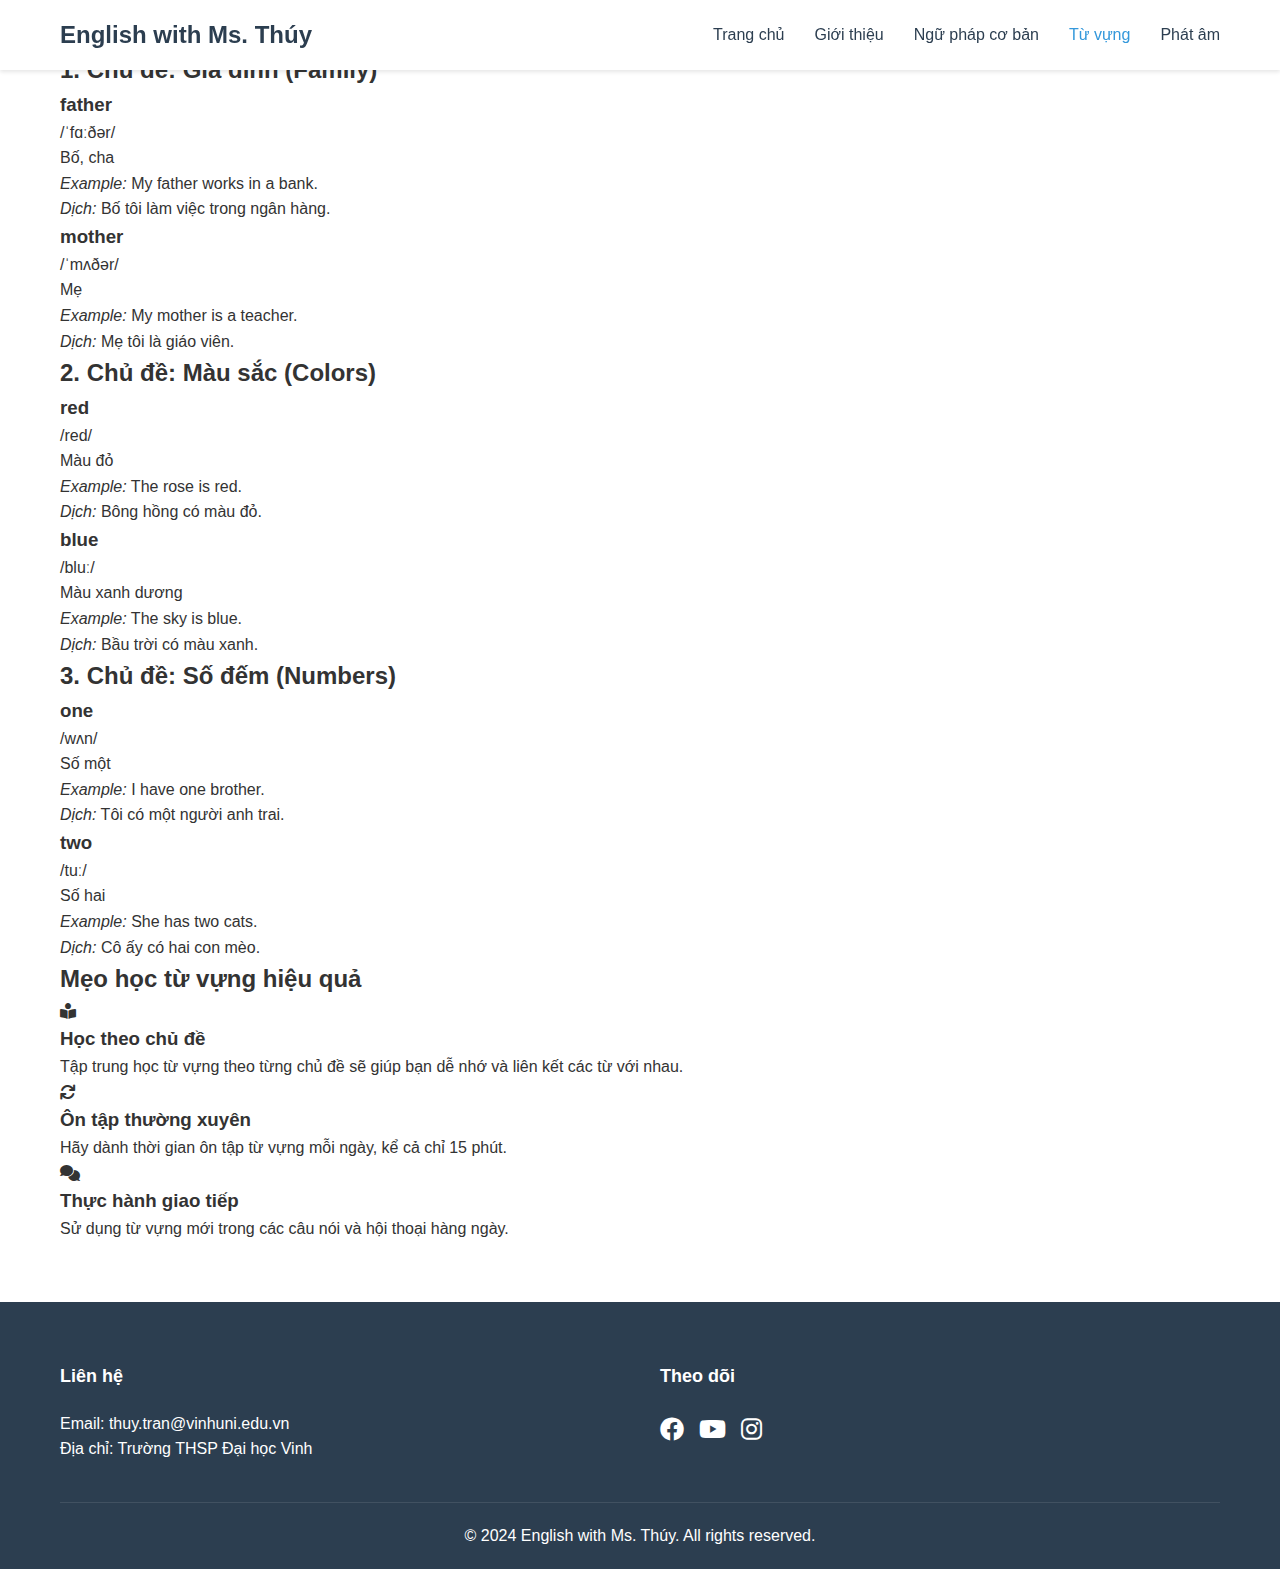
<file: vocabulary.html>
<!DOCTYPE html>
<html lang="vi">
<head>
    <meta charset="UTF-8">
    <meta name="viewport" content="width=device-width, initial-scale=1.0">
    <title>Từ vựng - English with Ms. Thúy</title>
    <link rel="stylesheet" href="css/style.css">
    <link rel="stylesheet" href="https://cdnjs.cloudflare.com/ajax/libs/font-awesome/6.0.0/css/all.min.css">
</head>
<body>
    <nav class="navbar">
        <div class="container">
            <a href="index.html" class="logo">English with Ms. Thúy</a>
            <ul class="nav-links">
                <li><a href="index.html">Trang chủ</a></li>
                <li><a href="about.html">Giới thiệu</a></li>
                <li><a href="basic-grammar.html">Ngữ pháp cơ bản</a></li>
                <li><a href="vocabulary.html" class="active">Từ vựng</a></li>
                <li><a href="pronunciation.html">Phát âm</a></li>
            </ul>
        </div>
    </nav>

    <main class="container vocabulary-page">
        <h1>Từ vựng tiếng Anh cơ bản</h1>

        <section class="vocab-section">
            <h2>1. Chủ đề: Gia đình (Family)</h2>
            <div class="vocab-grid">
                <div class="vocab-card">
                    <div class="word">
                        <h3>father</h3>
                        <p class="pronunciation">/ˈfɑːðər/</p>
                    </div>
                    <div class="meaning">
                        <p>Bố, cha</p>
                        <div class="example">
                            <p><i>Example:</i> My father works in a bank.</p>
                            <p><i>Dịch:</i> Bố tôi làm việc trong ngân hàng.</p>
                        </div>
                    </div>
                </div>

                <div class="vocab-card">
                    <div class="word">
                        <h3>mother</h3>
                        <p class="pronunciation">/ˈmʌðər/</p>
                    </div>
                    <div class="meaning">
                        <p>Mẹ</p>
                        <div class="example">
                            <p><i>Example:</i> My mother is a teacher.</p>
                            <p><i>Dịch:</i> Mẹ tôi là giáo viên.</p>
                        </div>
                    </div>
                </div>
            </div>
        </section>

        <section class="vocab-section">
            <h2>2. Chủ đề: Màu sắc (Colors)</h2>
            <div class="vocab-grid">
                <div class="vocab-card">
                    <div class="word">
                        <h3>red</h3>
                        <p class="pronunciation">/red/</p>
                    </div>
                    <div class="meaning">
                        <p>Màu đỏ</p>
                        <div class="example">
                            <p><i>Example:</i> The rose is red.</p>
                            <p><i>Dịch:</i> Bông hồng có màu đỏ.</p>
                        </div>
                    </div>
                </div>

                <div class="vocab-card">
                    <div class="word">
                        <h3>blue</h3>
                        <p class="pronunciation">/bluː/</p>
                    </div>
                    <div class="meaning">
                        <p>Màu xanh dương</p>
                        <div class="example">
                            <p><i>Example:</i> The sky is blue.</p>
                            <p><i>Dịch:</i> Bầu trời có màu xanh.</p>
                        </div>
                    </div>
                </div>
            </div>
        </section>

        <section class="vocab-section">
            <h2>3. Chủ đề: Số đếm (Numbers)</h2>
            <div class="vocab-grid">
                <div class="vocab-card">
                    <div class="word">
                        <h3>one</h3>
                        <p class="pronunciation">/wʌn/</p>
                    </div>
                    <div class="meaning">
                        <p>Số một</p>
                        <div class="example">
                            <p><i>Example:</i> I have one brother.</p>
                            <p><i>Dịch:</i> Tôi có một người anh trai.</p>
                        </div>
                    </div>
                </div>

                <div class="vocab-card">
                    <div class="word">
                        <h3>two</h3>
                        <p class="pronunciation">/tuː/</p>
                    </div>
                    <div class="meaning">
                        <p>Số hai</p>
                        <div class="example">
                            <p><i>Example:</i> She has two cats.</p>
                            <p><i>Dịch:</i> Cô ấy có hai con mèo.</p>
                        </div>
                    </div>
                </div>
            </div>
        </section>

        <section class="study-tips">
            <h2>Mẹo học từ vựng hiệu quả</h2>
            <div class="tips-grid">
                <div class="tip-card">
                    <i class="fas fa-book-reader"></i>
                    <h3>Học theo chủ đề</h3>
                    <p>Tập trung học từ vựng theo từng chủ đề sẽ giúp bạn dễ nhớ và liên kết các từ với nhau.</p>
                </div>
                <div class="tip-card">
                    <i class="fas fa-sync"></i>
                    <h3>Ôn tập thường xuyên</h3>
                    <p>Hãy dành thời gian ôn tập từ vựng mỗi ngày, kể cả chỉ 15 phút.</p>
                </div>
                <div class="tip-card">
                    <i class="fas fa-comments"></i>
                    <h3>Thực hành giao tiếp</h3>
                    <p>Sử dụng từ vựng mới trong các câu nói và hội thoại hàng ngày.</p>
                </div>
            </div>
        </section>
    </main>

    <footer>
        <div class="container">
            <div class="footer-content">
                <div class="footer-section">
                    <h4>Liên hệ</h4>
                    <p>Email: thuy.tran@vinhuni.edu.vn</p>
                    <p>Địa chỉ: Trường THSP Đại học Vinh</p>
                </div>
                <div class="footer-section">
                    <h4>Theo dõi</h4>
                    <div class="social-links">
                        <a href="#"><i class="fab fa-facebook"></i></a>
                        <a href="#"><i class="fab fa-youtube"></i></a>
                        <a href="#"><i class="fab fa-instagram"></i></a>
                    </div>
                </div>
            </div>
            <div class="footer-bottom">
                <p>&copy; 2024 English with Ms. Thúy. All rights reserved.</p>
            </div>
        </div>
    </footer>
</body>
</html>
</file>
<file: css/style.css>
/* Reset CSS */
* {
    margin: 0;
    padding: 0;
    box-sizing: border-box;
}

body {
    font-family: 'Segoe UI', Tahoma, Geneva, Verdana, sans-serif;
    line-height: 1.6;
    color: #333;
}

.container {
    max-width: 1200px;
    margin: 0 auto;
    padding: 0 20px;
}

/* Navigation */
.navbar {
    background-color: #fff;
    box-shadow: 0 2px 4px rgba(0, 0, 0, 0.1);
    position: fixed;
    width: 100%;
    top: 0;
    z-index: 1000;
}

.navbar .container {
    display: flex;
    justify-content: space-between;
    align-items: center;
    height: 70px;
}

.logo {
    font-size: 24px;
    font-weight: bold;
    color: #2c3e50;
    text-decoration: none;
    transition: color 0.3s;
}

.logo:hover {
    color: #3498db;
}

.nav-links {
    display: flex;
    list-style: none;
    gap: 30px;
}

.nav-links a {
    text-decoration: none;
    color: #2c3e50;
    font-weight: 500;
    transition: color 0.3s;
}

.nav-links a:hover,
.nav-links a.active {
    color: #3498db;
}

/* Hero Section */
.hero {
    background: linear-gradient(135deg, #3498db, #2c3e50);
    color: white;
    text-align: center;
    padding: 120px 0 80px;
    margin-bottom: 60px;
}

.hero h1 {
    font-size: 48px;
    margin-bottom: 20px;
}

.hero p {
    font-size: 20px;
    margin-bottom: 30px;
}

.cta-button {
    display: inline-block;
    background-color: #e74c3c;
    color: white;
    padding: 15px 30px;
    border-radius: 5px;
    text-decoration: none;
    font-weight: bold;
    transition: background-color 0.3s;
}

.cta-button:hover {
    background-color: #c0392b;
}

/* Features Section */
.features {
    padding: 60px 0;
}

.features h2 {
    text-align: center;
    margin-bottom: 40px;
    font-size: 36px;
    color: #2c3e50;
}

.feature-grid {
    display: grid;
    grid-template-columns: repeat(auto-fit, minmax(300px, 1fr));
    gap: 30px;
}

.feature-card {
    text-align: center;
    padding: 30px;
    background-color: #f8f9fa;
    border-radius: 10px;
    transition: transform 0.3s;
}

.feature-card:hover {
    transform: translateY(-5px);
}

.feature-card i {
    font-size: 48px;
    color: #3498db;
    margin-bottom: 20px;
}

.feature-card h3 {
    margin-bottom: 15px;
    color: #2c3e50;
}

/* About Page */
.about-page {
    padding: 120px 0 60px;
}

.teacher-profile {
    max-width: 800px;
    margin: 0 auto;
}

.profile-layout {
    display: flex;
    align-items: center;
    gap: 40px;
    padding: 20px;
}

.profile-info {
    flex: 1;
}

.profile-info h1 {
    font-size: 2.5em;
    margin-bottom: 10px;
    color: #2c3e50;
    text-shadow: 2px 2px 4px rgba(0, 0, 0, 0.1);
}

.profile-info .subtitle {
    font-size: 1.2em;
    color: #7f8c8d;
    margin-bottom: 15px;
}

.profile-image {
    width: 250px;
    height: 250px;
    border-radius: 50%;
    overflow: hidden;
    box-shadow: 0 5px 15px rgba(0, 0, 0, 0.2);
    border: 5px solid #fff;
    transition: transform 0.3s ease, box-shadow 0.3s ease;
    background-color: #f8f9fa;
    position: relative;
    cursor: pointer;
}

.profile-image:hover {
    transform: scale(1.05) rotate(2deg);
    box-shadow: 0 8px 20px rgba(0, 0, 0, 0.3);
}

.profile-image img {
    width: 100%;
    height: 100%;
    object-fit: cover;
    transition: transform 0.3s ease;
}

.profile-image:hover img {
    transform: scale(1.05);
}

.profile-content {
    background-color: #fff;
    padding: 40px;
    border-radius: 10px;
    box-shadow: 0 2px 4px rgba(0, 0, 0, 0.1);
}

.profile-content h2 {
    color: #2c3e50;
    margin-bottom: 20px;
    font-size: 24px;
}

.profile-content p {
    margin-bottom: 30px;
}

.achievements {
    margin: 40px 0;
}

.achievements ul {
    list-style-type: none;
}

.achievements li {
    margin-bottom: 10px;
    padding-left: 25px;
    position: relative;
}

.achievements li:before {
    content: "✓";
    color: #27ae60;
    position: absolute;
    left: 0;
}

.approach-grid {
    display: grid;
    grid-template-columns: repeat(auto-fit, minmax(250px, 1fr));
    gap: 20px;
    margin-top: 20px;
}

.approach-card {
    background-color: #f8f9fa;
    padding: 20px;
    border-radius: 10px;
    text-align: center;
}

.approach-card i {
    font-size: 36px;
    color: #3498db;
    margin-bottom: 15px;
}

/* Grammar Page */
.grammar-page {
    padding: 120px 0 60px;
}

.grammar-page h1 {
    text-align: center;
    margin-bottom: 40px;
    color: #2c3e50;
}

.grammar-section {
    margin-bottom: 60px;
}

.grammar-section h2 {
    color: #2c3e50;
    margin-bottom: 30px;
    font-size: 28px;
}

.grammar-content {
    display: grid;
    grid-template-columns: repeat(auto-fit, minmax(300px, 1fr));
    gap: 30px;
}

.grammar-card {
    background-color: #fff;
    padding: 30px;
    border-radius: 10px;
    box-shadow: 0 2px 4px rgba(0, 0, 0, 0.1);
}

.grammar-card h3 {
    color: #3498db;
    margin-bottom: 20px;
}

.grammar-card h4 {
    color: #2c3e50;
    margin-bottom: 10px;
}

.grammar-card ul {
    list-style-type: none;
    margin-bottom: 20px;
}

.grammar-card li {
    margin-bottom: 8px;
    padding-left: 20px;
    position: relative;
}

.grammar-card li:before {
    content: "•";
    color: #3498db;
    position: absolute;
    left: 0;
}

.structure p {
    font-family: monospace;
    background-color: #f8f9fa;
    padding: 8px;
    margin-bottom: 8px;
    border-radius: 4px;
}

/* Footer */
footer {
    background-color: #2c3e50;
    color: #fff;
    padding: 60px 0 20px;
    margin-top: 60px;
}

.footer-content {
    display: grid;
    grid-template-columns: repeat(auto-fit, minmax(250px, 1fr));
    gap: 40px;
    margin-bottom: 40px;
}

.footer-section h4 {
    margin-bottom: 20px;
    font-size: 18px;
}

.social-links {
    display: flex;
    gap: 15px;
}

.social-links a {
    color: #fff;
    font-size: 24px;
    transition: color 0.3s;
}

.social-links a:hover {
    color: #3498db;
}

.footer-bottom {
    text-align: center;
    padding-top: 20px;
    border-top: 1px solid rgba(255, 255, 255, 0.1);
}

/* Responsive Design */
@media (max-width: 768px) {
    .navbar .container {
        flex-direction: column;
        height: auto;
        padding: 20px;
    }

    .nav-links {
        margin-top: 20px;
        flex-direction: column;
        text-align: center;
        gap: 15px;
    }

    .hero {
        padding: 100px 0 60px;
    }

    .hero h1 {
        font-size: 36px;
    }

    .profile-layout {
        flex-direction: column;
        text-align: center;
    }

    .profile-image {
        margin: 0 auto;
    }

    .profile-info {
        padding: 20px 0;
    }

    .grammar-content {
        grid-template-columns: 1fr;
    }
}

/* Animations */
@keyframes fadeIn {
    from {
        opacity: 0;
        transform: translateY(20px);
    }
    to {
        opacity: 1;
        transform: translateY(0);
    }
}

.feature-card,
.grammar-card,
.approach-card {
    animation: fadeIn 0.6s ease-out;
}

/* Fun Elements */
.fun-quote {
    font-style: italic;
    color: #e74c3c;
    margin-top: 10px;
    font-size: 1.1em;
}

.fun-facts {
    background-color: #f8f9fa;
    padding: 25px;
    border-radius: 10px;
    margin: 30px 0;
    border-left: 5px solid #3498db;
}

.fun-facts ul {
    list-style: none;
}

.fun-facts li {
    margin-bottom: 15px;
    display: flex;
    align-items: center;
}

.fun-facts i {
    color: #3498db;
    margin-right: 10px;
    font-size: 1.2em;
}

.quote-section {
    background: linear-gradient(135deg, #3498db20, #2c3e5020);
    padding: 30px;
    border-radius: 10px;
    margin: 40px 0;
    text-align: center;
}

blockquote {
    font-size: 1.2em;
    font-style: italic;
    color: #2c3e50;
    position: relative;
}

blockquote::before,
blockquote::after {
    content: '"';
    font-size: 2em;
    color: #3498db;
    position: absolute;
}

blockquote::before {
    left: -20px;
    top: -10px;
}

blockquote::after {
    right: -20px;
    bottom: -10px;
}

.fun-contact {
    font-style: italic;
    color: #bdc3c7;
    margin-top: 10px;
}

/* Animation for fun elements */
.fun-facts li,
.approach-card,
.quote-section {
    animation: bounceIn 0.8s ease-out;
}

@keyframes bounceIn {
    0% {
        opacity: 0;
        transform: scale(0.3);
    }
    50% {
        opacity: 0.9;
        transform: scale(1.1);
    }
    80% {
        opacity: 1;
        transform: scale(0.9);
    }
    100% {
        opacity: 1;
        transform: scale(1);
    }
}

/* Hover effects */
.fun-facts li:hover {
    transform: translateX(10px);
    transition: transform 0.3s ease;
}

.approach-card:hover {
    transform: translateY(-10px) rotate(2deg);
    transition: all 0.3s ease;
}

/* Enhanced Animations and Effects */

/* Smooth Scroll */
html {
    scroll-behavior: smooth;
}

/* 3D Hover Effect for Feature Cards */
.feature-card {
    transform-style: preserve-3d;
    perspective: 1000px;
    transition: transform 0.5s ease;
}

.feature-card:hover {
    transform: translateY(-10px) rotateX(10deg);
    box-shadow: 0 15px 30px rgba(0, 0, 0, 0.2);
}

/* Pulsing CTA Button */
@keyframes pulse {
    0% {
        transform: scale(1);
        box-shadow: 0 0 0 0 rgba(231, 76, 60, 0.4);
    }
    70% {
        transform: scale(1.05);
        box-shadow: 0 0 0 10px rgba(231, 76, 60, 0);
    }
    100% {
        transform: scale(1);
        box-shadow: 0 0 0 0 rgba(231, 76, 60, 0);
    }
}

.cta-button {
    animation: pulse 2s infinite;
}

/* Gradient Animation for Hero Section */
@keyframes gradientAnimation {
    0% {
        background-position: 0% 50%;
    }
    50% {
        background-position: 100% 50%;
    }
    100% {
        background-position: 0% 50%;
    }
}

.hero {
    background: linear-gradient(270deg, #3498db, #2c3e50, #e74c3c);
    background-size: 200% 200%;
    animation: gradientAnimation 10s ease infinite;
}

/* Glowing Icons */
@keyframes glow {
    0% {
        filter: drop-shadow(0 0 2px rgba(52, 152, 219, 0.6));
    }
    50% {
        filter: drop-shadow(0 0 8px rgba(52, 152, 219, 0.8));
    }
    100% {
        filter: drop-shadow(0 0 2px rgba(52, 152, 219, 0.6));
    }
}

.feature-card i {
    transition: transform 0.3s ease, color 0.3s ease;
    animation: glow 3s infinite;
}

.feature-card:hover i {
    transform: scale(1.2) translateY(-5px);
    color: #2980b9;
}

/* Enhanced Navigation Links */
.nav-links a {
    position: relative;
    padding-bottom: 5px;
}

.nav-links a::after {
    content: '';
    position: absolute;
    width: 0;
    height: 2px;
    bottom: 0;
    left: 0;
    background-color: #3498db;
    transition: width 0.3s ease;
}

.nav-links a:hover::after {
    width: 100%;
}

/* Social Links Animation */
.social-links a {
    transition: transform 0.3s ease, color 0.3s ease;
}

.social-links a:hover {
    transform: translateY(-5px) scale(1.2);
    color: #3498db;
}

/* Feature Grid Animation */
.feature-grid {
    opacity: 0;
    transform: translateY(20px);
    animation: fadeInUp 1s ease forwards;
}

@keyframes fadeInUp {
    from {
        opacity: 0;
        transform: translateY(20px);
    }
    to {
        opacity: 1;
        transform: translateY(0);
    }
}

/* Sparkle Effect */
.profile-image {
    position: relative;
    overflow: hidden;
    cursor: pointer;
}

.profile-image img {
    transition: transform 0.3s ease;
}

.profile-image:hover img {
    transform: scale(1.05);
}

.sparkle {
    position: absolute;
    width: 20px;
    height: 20px;
    background: rgba(255, 255, 255, 0.8);
    border-radius: 50%;
    pointer-events: none;
    animation: sparkleAnimation 0.8s linear forwards;
}

@keyframes sparkleAnimation {
    0% {
        transform: scale(0) rotate(0deg);
        opacity: 1;
    }
    100% {
        transform: scale(1) rotate(180deg);
        opacity: 0;
    }
}

.sparkle::before,
.sparkle::after {
    content: '';
    position: absolute;
    width: 100%;
    height: 100%;
    background: inherit;
    border-radius: inherit;
}

.sparkle::before {
    transform: rotate(45deg);
}

.sparkle::after {
    transform: rotate(-45deg);
}

/* Firework Effect */
.firework {
    position: fixed;
    pointer-events: none;
    z-index: 9999;
}

.firework-particle {
    position: absolute;
    width: 4px;
    height: 4px;
    border-radius: 50%;
    pointer-events: none;
}

@keyframes explode {
    0% {
        transform: translate(0, 0);
        opacity: 1;
    }
    100% {
        transform: translate(var(--tx), var(--ty));
        opacity: 0;
    }
}

/* Màu sắc cho pháo hoa */
.firework-particle.red { background: #ff0000; }
.firework-particle.gold { background: #ffd700; }
.firework-particle.blue { background: #00ffff; }
.firework-particle.green { background: #00ff00; }
.firework-particle.purple { background: #ff00ff; }

/* Gallery Page */
.gallery-page {
    padding: 120px 0 60px;
}

.gallery-page h1 {
    text-align: center;
    font-size: 36px;
    color: #2c3e50;
    margin-bottom: 20px;
}

.gallery-intro {
    text-align: center;
    color: #7f8c8d;
    font-size: 18px;
    margin-bottom: 40px;
}

.gallery-grid {
    display: grid;
    grid-template-columns: repeat(auto-fit, minmax(300px, 1fr));
    gap: 30px;
    padding: 20px;
}

.gallery-item {
    position: relative;
    border-radius: 15px;
    overflow: hidden;
    box-shadow: 0 5px 15px rgba(0, 0, 0, 0.2);
    transition: transform 0.3s ease;
    cursor: pointer;
}

.gallery-item:hover {
    transform: translateY(-10px);
}

.gallery-item img {
    width: 100%;
    height: 300px;
    object-fit: cover;
    transition: transform 0.3s ease;
}

.gallery-item:hover img {
    transform: scale(1.1);
}

.gallery-caption {
    position: absolute;
    bottom: 0;
    left: 0;
    right: 0;
    padding: 20px;
    background: linear-gradient(to top, rgba(0, 0, 0, 0.8), transparent);
    color: white;
    transform: translateY(100%);
    transition: transform 0.3s ease;
}

.gallery-item:hover .gallery-caption {
    transform: translateY(0);
}

.gallery-caption h3 {
    font-size: 20px;
    margin-bottom: 10px;
}

.gallery-caption p {
    font-size: 14px;
    opacity: 0.9;
}

/* Responsive adjustments for gallery */
@media (max-width: 768px) {
    .gallery-grid {
        grid-template-columns: repeat(auto-fit, minmax(250px, 1fr));
        gap: 20px;
        padding: 10px;
    }

    .gallery-item img {
        height: 250px;
    }
}
</file>
